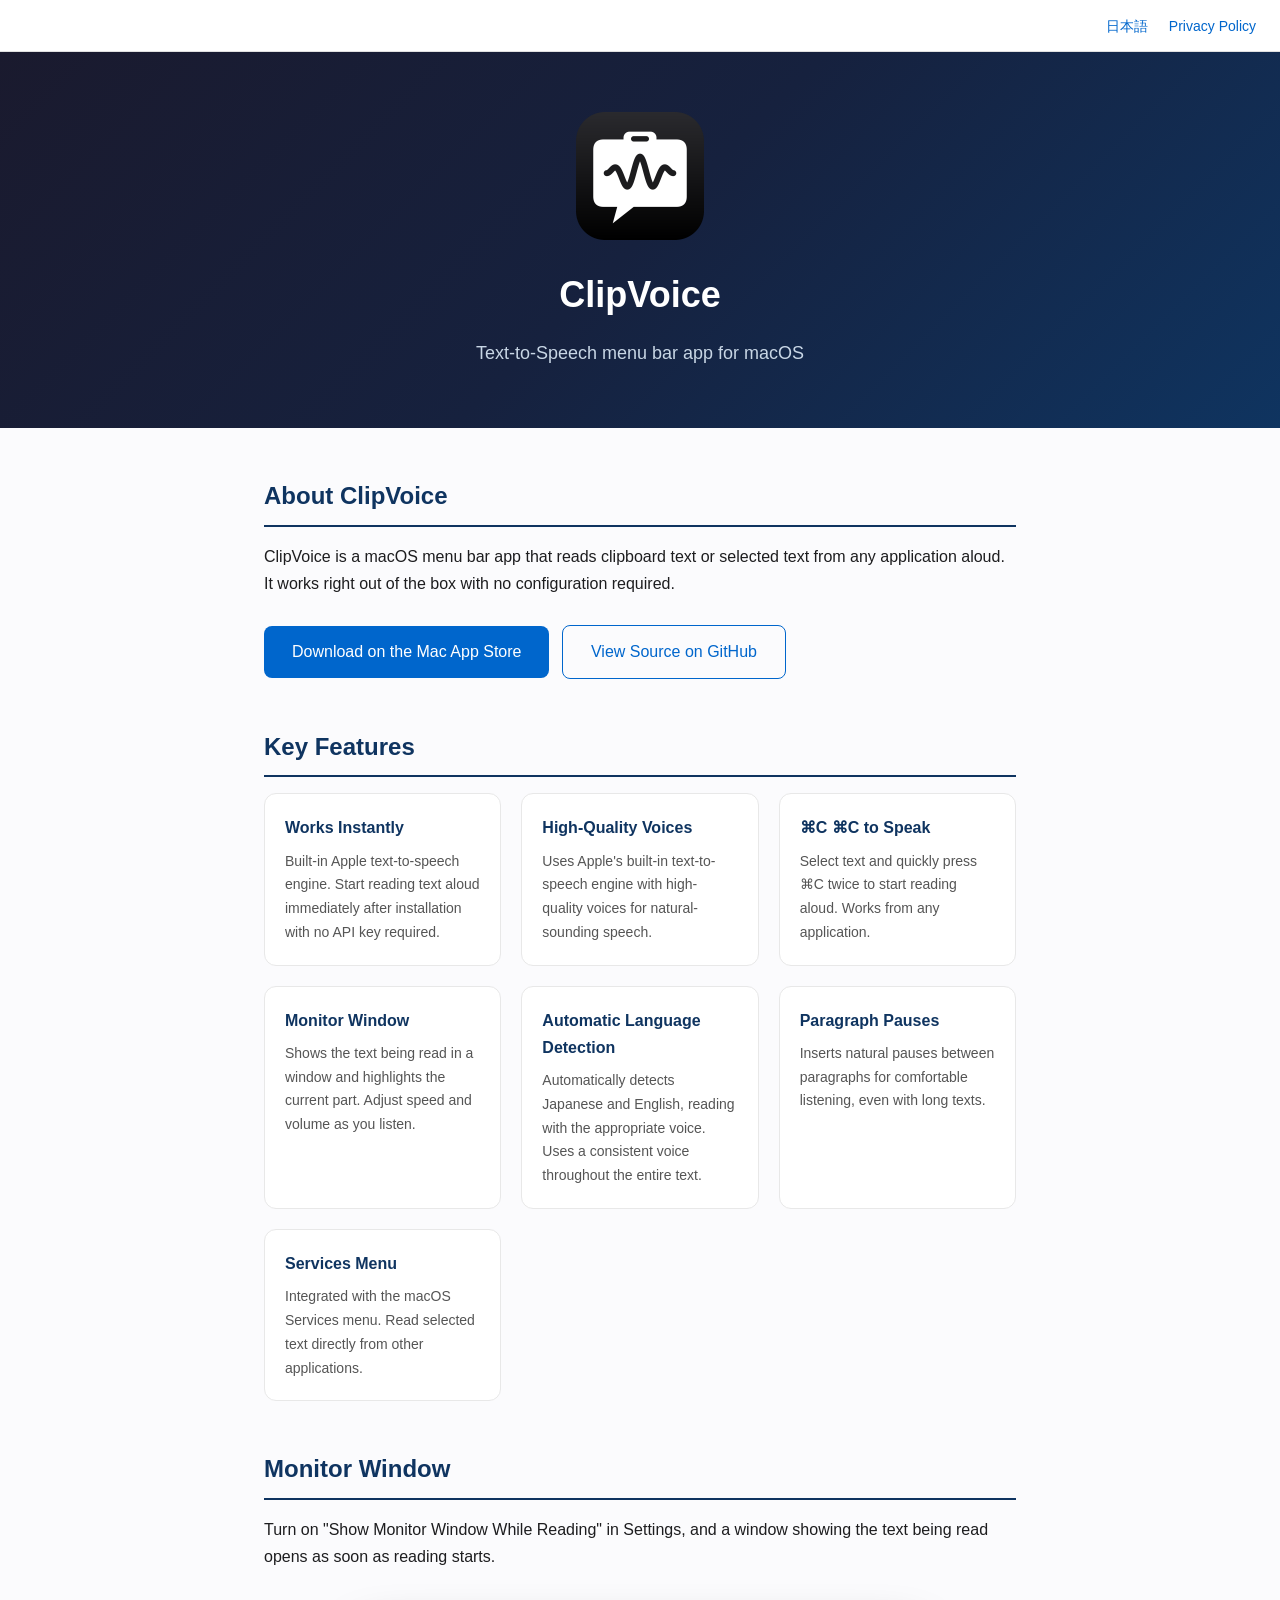
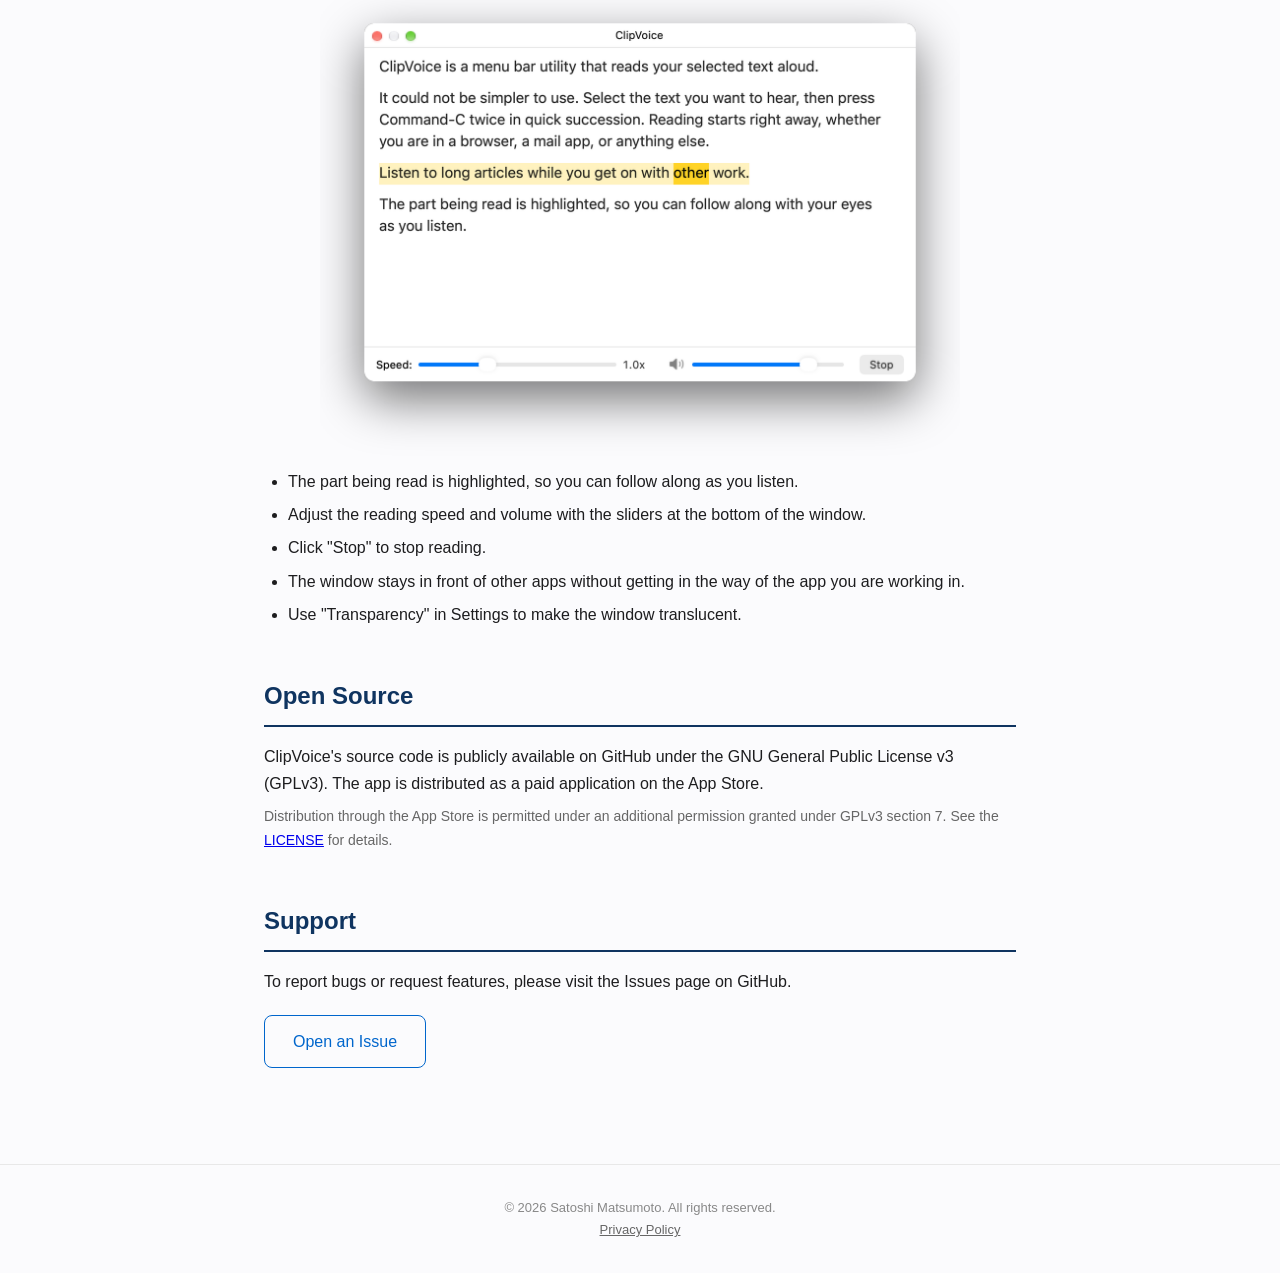
<file: docs/en/index.html>
<!DOCTYPE html>
<html lang="en">
<head>
<meta charset="utf-8">
<meta name="viewport" content="width=device-width, initial-scale=1">
<title>ClipVoice</title>
<link rel="stylesheet" href="../style.css">
</head>
<body>
<nav>
  <a href="../ja/">日本語</a>
  <!-- <a href="api-setup.html">API Key Setup Guide</a> -->
  <a href="privacy.html">Privacy Policy</a>
</nav>
<header>
  <img src="../appicon.png?v=2" alt="ClipVoice" width="128" height="128" style="margin-bottom: 16px;">
  <h1>ClipVoice</h1>
  <p>Text-to-Speech menu bar app for macOS</p>
</header>
<main>
  <section>
    <h2>About ClipVoice</h2>
    <p>ClipVoice is a macOS menu bar app that reads clipboard text or selected text from any application aloud. It works right out of the box with no configuration required.</p>
    <div style="margin-top: 20px;">
      <a href="https://apps.apple.com/us/app/clipvoice/id6761611954?mt=12" class="btn">Download on the Mac App Store</a>
      <a href="https://github.com/cometheart314/ClipVoice" class="btn btn-secondary">View Source on GitHub</a>
    </div>
  </section>

  <section>
    <h2>Key Features</h2>
    <div class="features-grid">
      <div class="feature-card">
        <h3>Works Instantly</h3>
        <p>Built-in Apple text-to-speech engine. Start reading text aloud immediately after installation with no API key required.</p>
      </div>
      <div class="feature-card">
        <h3>High-Quality Voices</h3>
        <p>Uses Apple's built-in text-to-speech engine with high-quality voices for natural-sounding speech.</p>
        <!-- <p>Supports Google Cloud Text-to-Speech Neural2 and Chirp 3: HD voices. Simply set an API key to upgrade to more natural-sounding voices. <a href="api-setup.html" style="font-size:13px;">Setup guide</a></p> -->
      </div>
      <div class="feature-card">
        <h3>⌘C ⌘C to Speak</h3>
        <p>Select text and quickly press ⌘C twice to start reading aloud. Works from any application.</p>
      </div>
      <div class="feature-card">
        <h3>Monitor Window</h3>
        <p>Shows the text being read in a window and highlights the current part. Adjust speed and volume as you listen.</p>
      </div>
      <div class="feature-card">
        <h3>Automatic Language Detection</h3>
        <p>Automatically detects Japanese and English, reading with the appropriate voice. Uses a consistent voice throughout the entire text.</p>
      </div>
      <div class="feature-card">
        <h3>Paragraph Pauses</h3>
        <p>Inserts natural pauses between paragraphs for comfortable listening, even with long texts.</p>
      </div>
      <div class="feature-card">
        <h3>Services Menu</h3>
        <p>Integrated with the macOS Services menu. Read selected text directly from other applications.</p>
      </div>
    </div>
  </section>

  <section>
    <h2>Monitor Window</h2>
    <p>Turn on "Show Monitor Window While Reading" in Settings, and a window showing the text being read opens as soon as reading starts.</p>
    <img src="monitor.png" alt="Monitor window with the part being read highlighted" class="screenshot" width="650" height="489">
    <ul>
      <li>The part being read is highlighted, so you can follow along as you listen.</li>
      <li>Adjust the reading speed and volume with the sliders at the bottom of the window.</li>
      <li>Click "Stop" to stop reading.</li>
      <li>The window stays in front of other apps without getting in the way of the app you are working in.</li>
      <li>Use "Transparency" in Settings to make the window translucent.</li>
    </ul>
  </section>

  <section>
    <h2>Open Source</h2>
    <p>ClipVoice's source code is publicly available on GitHub under the GNU General Public License v3 (GPLv3). The app is distributed as a paid application on the App Store.</p>
    <p class="license-note">Distribution through the App Store is permitted under an additional permission granted under GPLv3 section 7. See the <a href="https://github.com/cometheart314/ClipVoice/blob/main/LICENSE">LICENSE</a> for details.</p>
  </section>

  <section>
    <h2>Support</h2>
    <p>To report bugs or request features, please visit the Issues page on GitHub.</p>
    <div style="margin-top: 12px;">
      <a href="https://github.com/cometheart314/ClipVoice/issues" class="btn btn-secondary">Open an Issue</a>
    </div>
  </section>
</main>
<footer>
  <p>&copy; 2026 Satoshi Matsumoto. All rights reserved.</p>
  <p><a href="privacy.html">Privacy Policy</a></p>
</footer>
</body>
</html>
</file>
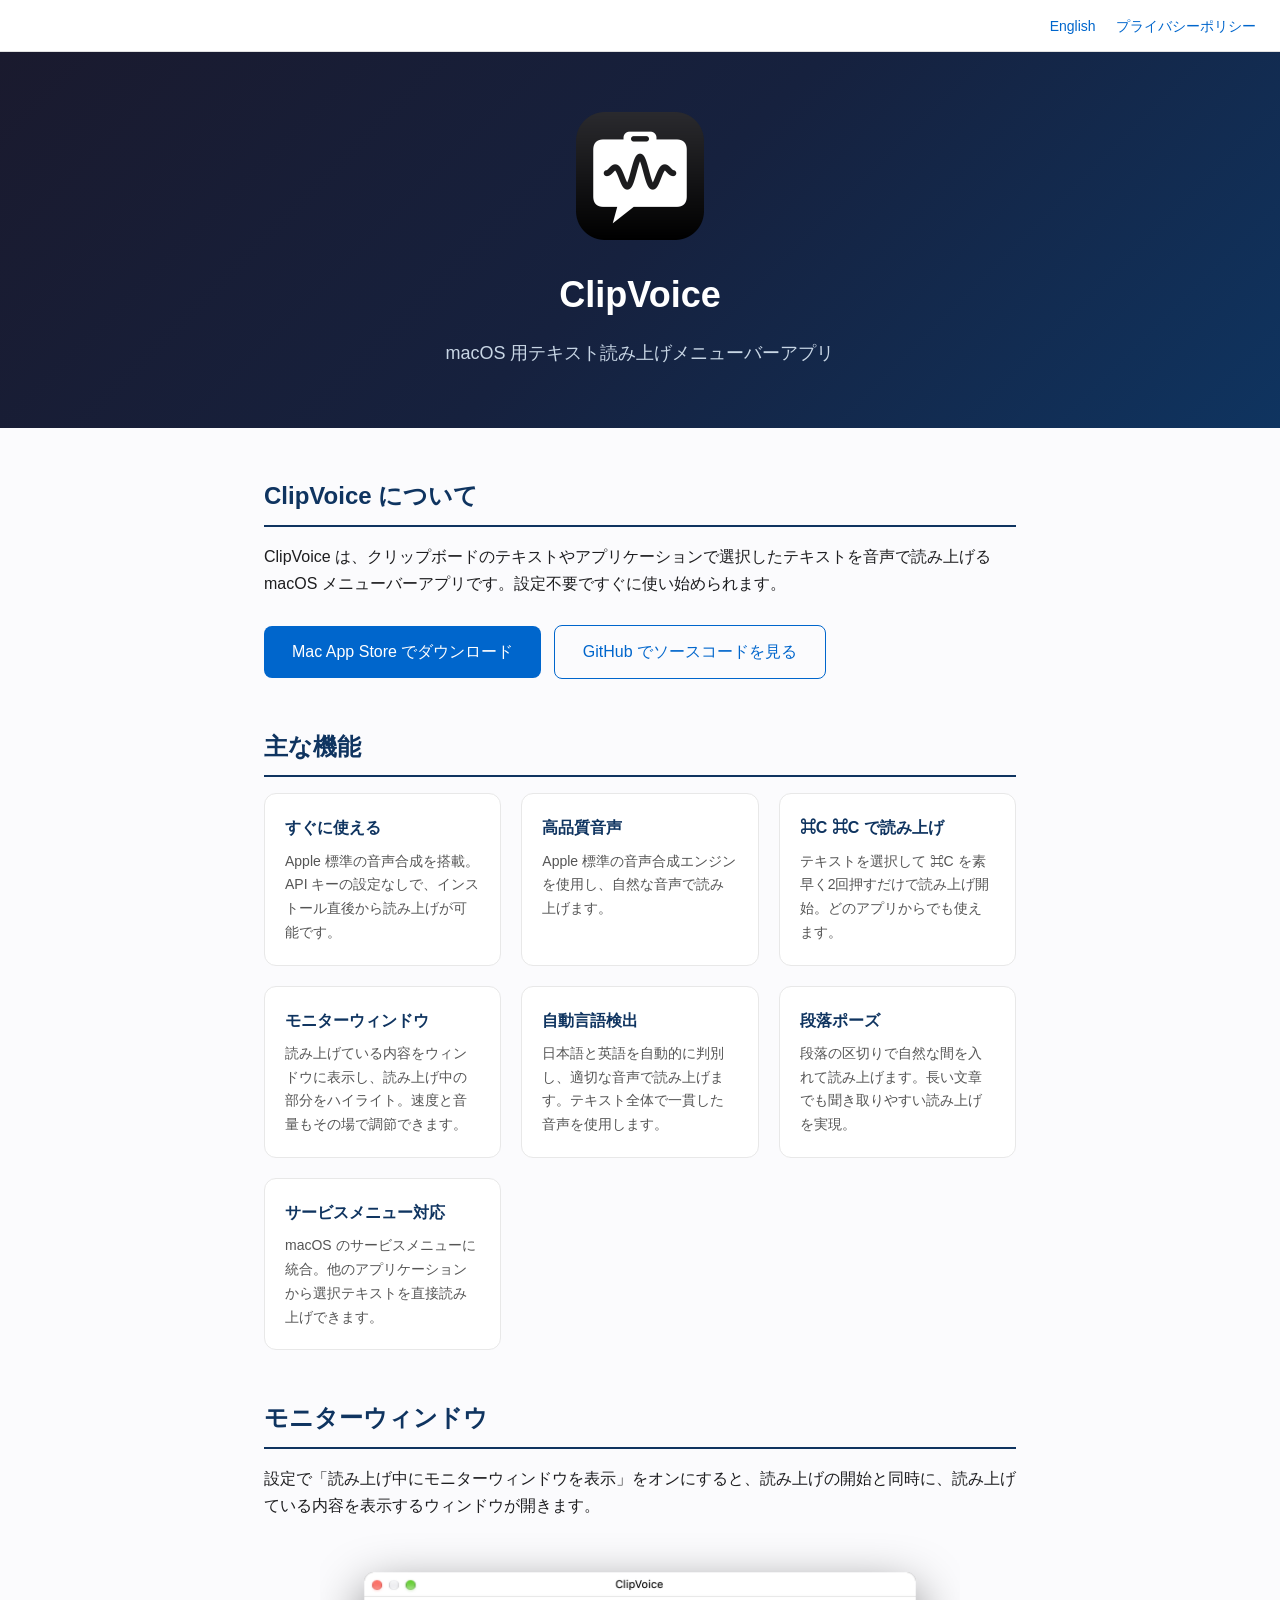
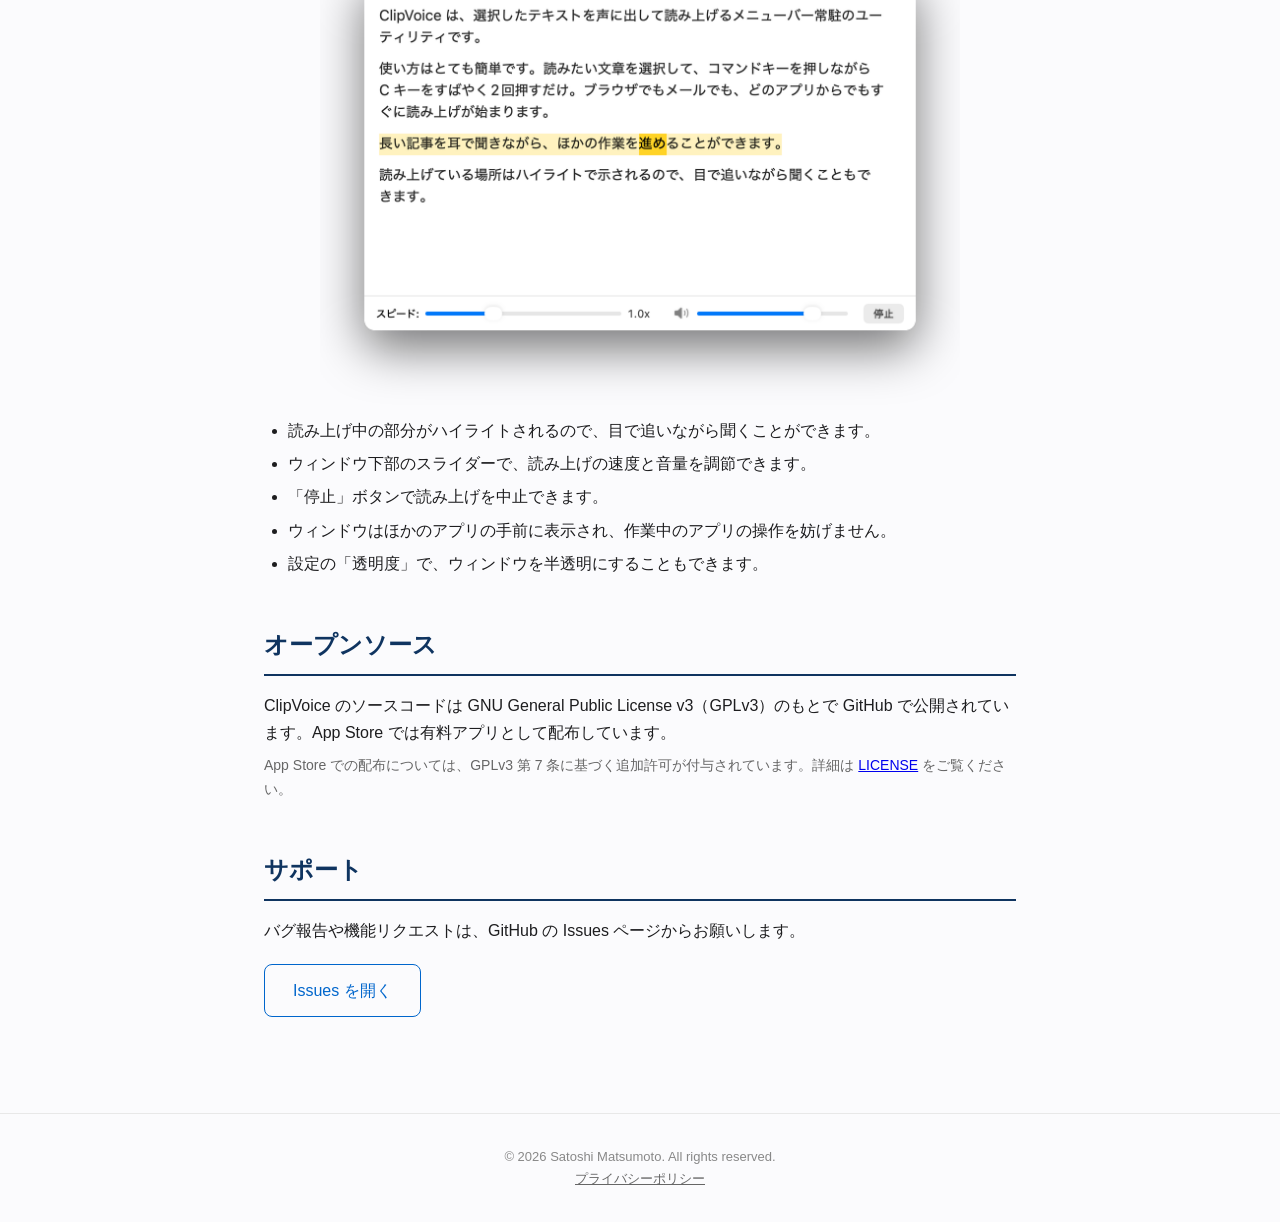
<file: docs/ja/index.html>
<!DOCTYPE html>
<html lang="ja">
<head>
<meta charset="utf-8">
<meta name="viewport" content="width=device-width, initial-scale=1">
<title>ClipVoice</title>
<link rel="stylesheet" href="../style.css">
</head>
<body>
<nav>
  <a href="../en/">English</a>
  <!-- <a href="api-setup.html">API キー設定ガイド</a> -->
  <a href="privacy.html">プライバシーポリシー</a>
</nav>
<header>
  <img src="../appicon.png?v=2" alt="ClipVoice" width="128" height="128" style="margin-bottom: 16px;">
  <h1>ClipVoice</h1>
  <p>macOS 用テキスト読み上げメニューバーアプリ</p>
</header>
<main>
  <section>
    <h2>ClipVoice について</h2>
    <p>ClipVoice は、クリップボードのテキストやアプリケーションで選択したテキストを音声で読み上げる macOS メニューバーアプリです。設定不要ですぐに使い始められます。</p>
    <div style="margin-top: 20px;">
      <a href="https://apps.apple.com/jp/app/clipvoice/id6761611954?mt=12" class="btn">Mac App Store でダウンロード</a>
      <a href="https://github.com/cometheart314/ClipVoice" class="btn btn-secondary">GitHub でソースコードを見る</a>
    </div>
  </section>

  <section>
    <h2>主な機能</h2>
    <div class="features-grid">
      <div class="feature-card">
        <h3>すぐに使える</h3>
        <p>Apple 標準の音声合成を搭載。API キーの設定なしで、インストール直後から読み上げが可能です。</p>
      </div>
      <div class="feature-card">
        <h3>高品質音声</h3>
        <p>Apple 標準の音声合成エンジンを使用し、自然な音声で読み上げます。</p>
        <!-- <p>Google Cloud Text-to-Speech の Neural2 / Chirp 3: HD 音声に対応。API キーを設定するだけで、より自然な音声にアップグレードできます。<a href="api-setup.html" style="font-size:13px;">設定方法</a></p> -->
      </div>
      <div class="feature-card">
        <h3>⌘C ⌘C で読み上げ</h3>
        <p>テキストを選択して ⌘C を素早く2回押すだけで読み上げ開始。どのアプリからでも使えます。</p>
      </div>
      <div class="feature-card">
        <h3>モニターウィンドウ</h3>
        <p>読み上げている内容をウィンドウに表示し、読み上げ中の部分をハイライト。速度と音量もその場で調節できます。</p>
      </div>
      <div class="feature-card">
        <h3>自動言語検出</h3>
        <p>日本語と英語を自動的に判別し、適切な音声で読み上げます。テキスト全体で一貫した音声を使用します。</p>
      </div>
      <div class="feature-card">
        <h3>段落ポーズ</h3>
        <p>段落の区切りで自然な間を入れて読み上げます。長い文章でも聞き取りやすい読み上げを実現。</p>
      </div>
      <div class="feature-card">
        <h3>サービスメニュー対応</h3>
        <p>macOS のサービスメニューに統合。他のアプリケーションから選択テキストを直接読み上げできます。</p>
      </div>
    </div>
  </section>

  <section>
    <h2>モニターウィンドウ</h2>
    <p>設定で「読み上げ中にモニターウィンドウを表示」をオンにすると、読み上げの開始と同時に、読み上げている内容を表示するウィンドウが開きます。</p>
    <img src="monitor.png" alt="読み上げ中の部分がハイライトされたモニターウィンドウ" class="screenshot" width="650" height="489">
    <ul>
      <li>読み上げ中の部分がハイライトされるので、目で追いながら聞くことができます。</li>
      <li>ウィンドウ下部のスライダーで、読み上げの速度と音量を調節できます。</li>
      <li>「停止」ボタンで読み上げを中止できます。</li>
      <li>ウィンドウはほかのアプリの手前に表示され、作業中のアプリの操作を妨げません。</li>
      <li>設定の「透明度」で、ウィンドウを半透明にすることもできます。</li>
    </ul>
  </section>

  <section>
    <h2>オープンソース</h2>
    <p>ClipVoice のソースコードは GNU General Public License v3（GPLv3）のもとで GitHub で公開されています。App Store では有料アプリとして配布しています。</p>
    <p class="license-note">App Store での配布については、GPLv3 第 7 条に基づく追加許可が付与されています。詳細は <a href="https://github.com/cometheart314/ClipVoice/blob/main/LICENSE">LICENSE</a> をご覧ください。</p>
  </section>

  <section>
    <h2>サポート</h2>
    <p>バグ報告や機能リクエストは、GitHub の Issues ページからお願いします。</p>
    <div style="margin-top: 12px;">
      <a href="https://github.com/cometheart314/ClipVoice/issues" class="btn btn-secondary">Issues を開く</a>
    </div>
  </section>
</main>
<footer>
  <p>&copy; 2026 Satoshi Matsumoto. All rights reserved.</p>
  <p><a href="privacy.html">プライバシーポリシー</a></p>
</footer>
</body>
</html>
</file>
<file: docs/style.css>
* { margin: 0; padding: 0; box-sizing: border-box; }
body {
  font-family: -apple-system, BlinkMacSystemFont, "Hiragino Sans", "Segoe UI", Roboto, sans-serif;
  color: #1d1d1f;
  background: #fbfbfd;
  line-height: 1.7;
}
header {
  background: linear-gradient(135deg, #1a1a2e 0%, #16213e 50%, #0f3460 100%);
  color: #fff;
  padding: 60px 24px;
  text-align: center;
}
header h1 { font-size: 36px; font-weight: 700; margin-bottom: 12px; }
header p { font-size: 18px; color: #c8d6e5; max-width: 600px; margin: 0 auto; }
nav {
  background: rgba(255,255,255,0.92);
  backdrop-filter: blur(10px);
  border-bottom: 1px solid #e0e0e0;
  padding: 12px 24px;
  text-align: right;
  position: sticky;
  top: 0;
  z-index: 10;
}
nav a { color: #0066cc; text-decoration: none; font-size: 14px; margin-left: 16px; }
nav a:hover { text-decoration: underline; }
main { max-width: 800px; margin: 0 auto; padding: 48px 24px; }
section { margin-bottom: 48px; }
section h2 {
  font-size: 24px;
  font-weight: 600;
  margin-bottom: 16px;
  padding-bottom: 8px;
  border-bottom: 2px solid #0f3460;
  color: #0f3460;
}
ul { padding-left: 24px; margin-top: 8px; }
li { margin-bottom: 6px; }
.features-grid {
  display: grid;
  grid-template-columns: repeat(auto-fit, minmax(220px, 1fr));
  gap: 20px;
  margin-top: 16px;
}
.feature-card {
  background: #fff;
  border: 1px solid #e8e8e8;
  border-radius: 12px;
  padding: 20px;
}
.feature-card h3 { font-size: 16px; margin-bottom: 8px; color: #0f3460; }
.feature-card p { font-size: 14px; color: #555; }
.btn {
  display: inline-block;
  background: #0066cc;
  color: #fff;
  padding: 12px 28px;
  border-radius: 8px;
  text-decoration: none;
  font-weight: 500;
  margin-top: 8px;
  margin-right: 8px;
}
.btn:hover { background: #0055aa; }
.btn-secondary {
  background: transparent;
  color: #0066cc;
  border: 1px solid #0066cc;
}
.btn-secondary:hover { background: #f0f4ff; }
footer {
  text-align: center;
  padding: 32px 24px;
  color: #888;
  font-size: 13px;
  border-top: 1px solid #e8e8e8;
}
footer a { color: #666; }
.screenshot {
  display: block;
  width: 100%;
  max-width: 640px;
  height: auto;
  margin: 8px auto 0;
}
.license-note { font-size: 14px; color: #666; margin-top: 8px; }
</file>
